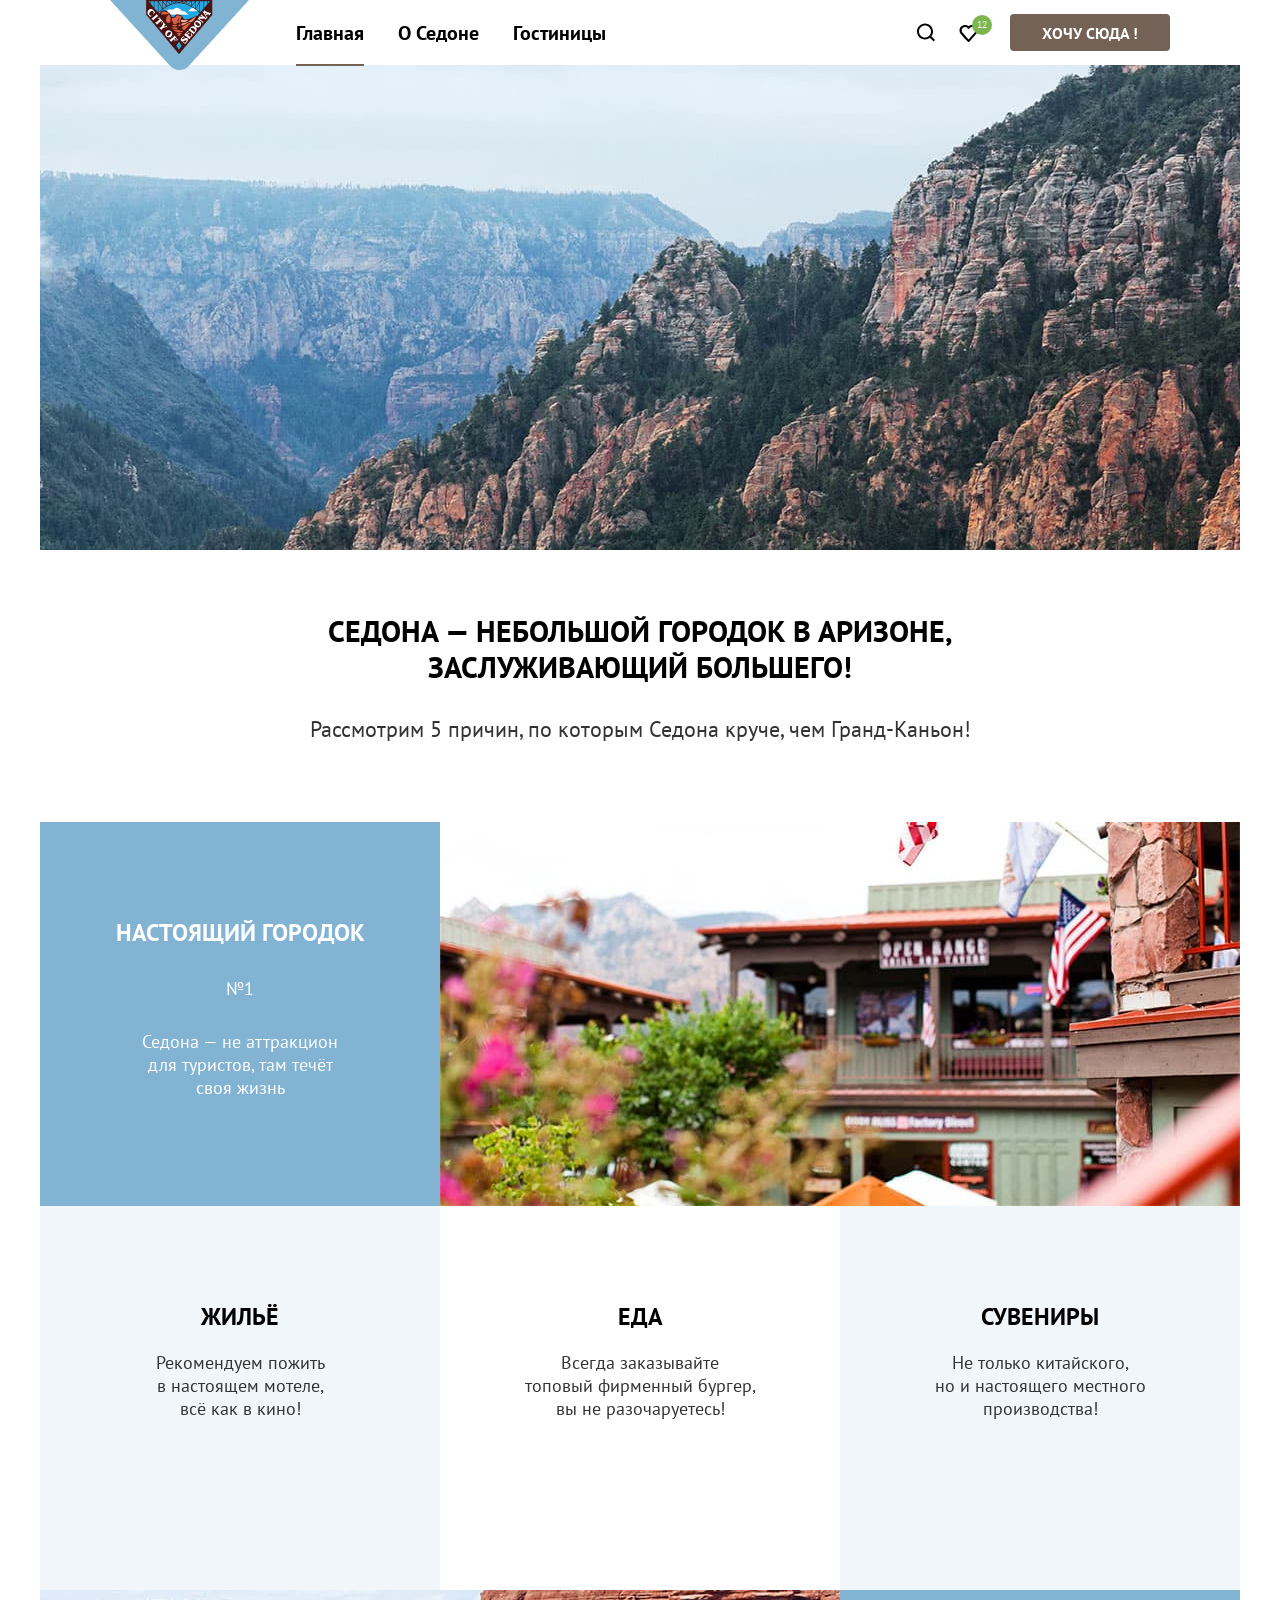
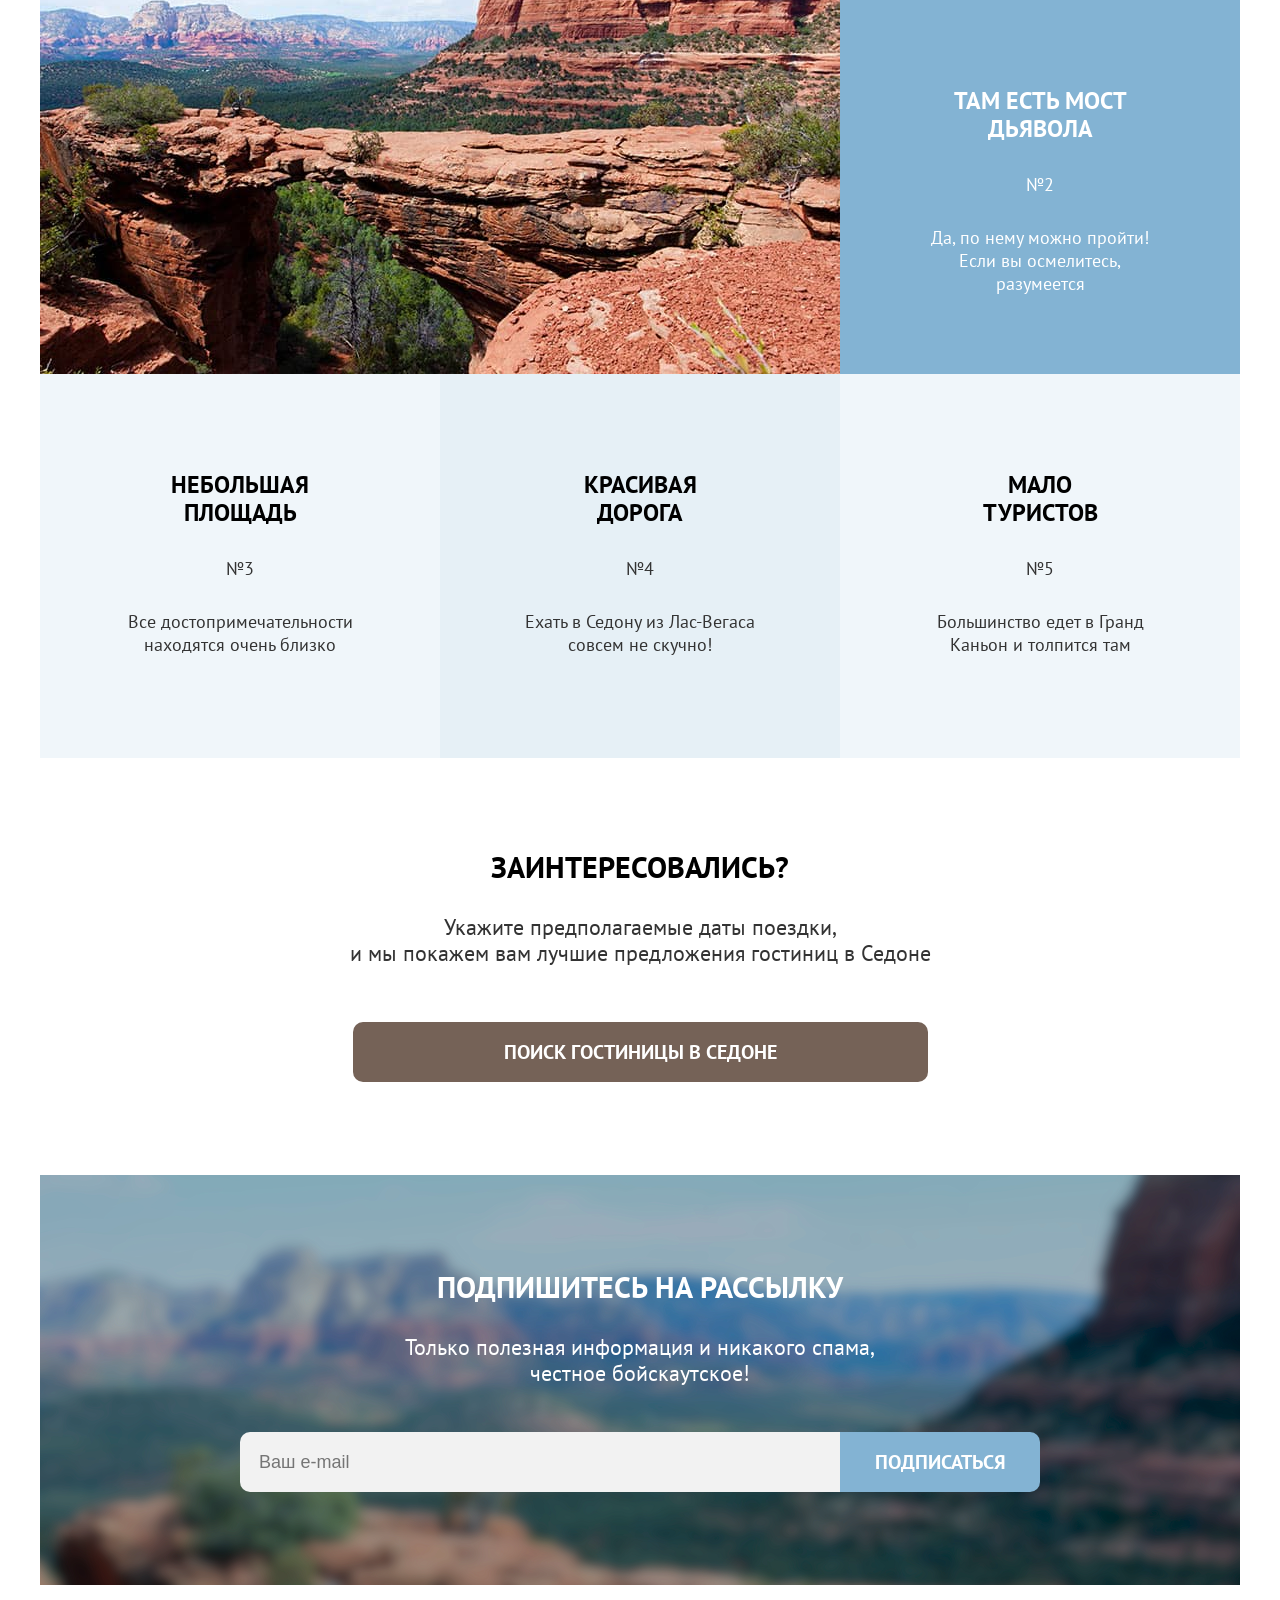
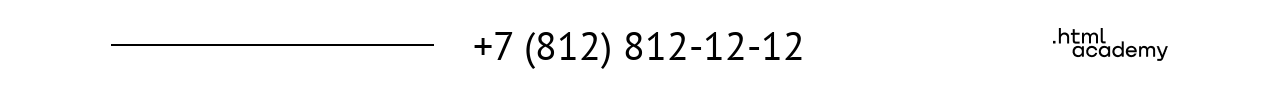
<file: index.html>
<!DOCTYPE html>
<html lang="ru">

<head>
    <meta charset="utf-8">
    <title>HTML Academy: Седона</title>
    <link rel="stylesheet" href="styles/styles.css">
</head>

<body>
    <header class="page-header">
            <a class="page-header__logo  header-logo">
                <img class="header-logo__img" src="images/logo/logo-sedona.png" width="139" height="70" alt="Эмблема города Седона">
            </a>
        <nav class="navigation page-header__navigation">
            <ul class="navigation-list">
                <li class="navigation-item">
                    <a class="navigation-item__link navigation-item__link--active">Главная</a>
                </li>
                <li class="navigation-item">
                    <a class="navigation-item__link" href="#">О Седоне</a>
                </li>
                <li class="navigation-item">
                    <a class="navigation-item__link" href="catalog.html">Гостиницы</a>
                </li>
            </ul>
        </nav>
        <!-- <div class="user-navigation-wrapper"> -->
        <ul class="user-navigation">
            <li class="user-navigation__item">
                <a class="user-navigation__link" href="#">
                  <svg class="user-navigation__icon" aria-hidden="true" focusable="false" width="20" height="19"><path d="m19.026 17.05-3.71-3.7c1.002-1.3 1.704-3 1.704-4.9 0-4.4-3.61-8-8.023-8C4.585.45.975 4.15.975 8.55c0 4.4 3.61 8 8.022 8 1.805 0 3.51-.6 4.914-1.7l3.71 3.7 1.405-1.5Zm-10.029-2.5c-3.309 0-6.017-2.7-6.017-6s2.708-6 6.017-6c3.31 0 6.017 2.7 6.017 6s-2.707 6-6.017 6Z"/></svg>

                  <span class="visually-hidden">Поиск</span></a>
            </li>
            <li class="user-navigation__item">
                <a class="user-navigation__link" href="#">
                  <svg class="user-navigation__icon" aria-hidden="true" focusable="false" width="19" height="17"><path d="M9.444 17c-.301 0-.602-.1-.802-.4-5.416-6.1-6.72-7.5-7.02-7.9C.92 7.8.519 6.6.519 5.4c0-3 2.406-5.4 5.515-5.4 1.304 0 2.507.5 3.51 1.3C10.547.5 11.851 0 13.054 0c3.008 0 5.516 2.4 5.516 5.4 0 1.3-.502 2.5-1.304 3.4l-7.02 7.9c-.2.2-.401.3-.802.3ZM3.427 7.5c.3.4 3.51 4 6.117 6.9l6.218-7c.501-.5.702-1.2.702-2 0-1.8-1.505-3.3-3.31-3.3-1.002 0-2.005.5-2.707 1.3-.301.3-.602.4-.903.4-.3 0-.602-.2-.802-.4-.702-.8-1.705-1.3-2.708-1.3-1.805 0-3.31 1.5-3.31 3.3-.1.9.302 1.6.703 2.1-.1 0-.1 0 0 0Z"/></svg>
                    <span class="visually-hidden">Избранное</span>
                    <span class="user-navigation__counter">12</span>
                </a>
            </li>
          </ul>
         <a class="button button--warm button--navigation user-navigation__button" href="#">Хочу сюда !</a>
    </header>
    <main class="page">
        <section class="page__welcome welcome">
            <h1 class="visually-hidden">Welcome to Sedona</h1>
        </section>
        <section class="page__advantages advantages ">
            <h2 class="visually-hidden">Advantages</h2>
            <div class="advantages__text-wrapper">
                <p class="page__text page__text--subhead advantages__subhead">Седона — небольшой городок в Аризоне, заслуживающий большего!</p>
                <p class="page__text">Рассмотрим 5 причин, по которым Седона круче, чем Гранд-Каньон!</p>
            </div>
            <ul class="advantages-list">
                <li class="advantages-item advantages-item--large advantages-item--large-left">
                  <div class="advantages-item__description">
                    <h3 class="advantages-item__head">Настоящий городок</h3>
                    <p class="advantages-item__range">№1</p>
                    <p class="advantages-item__text">Седона — не аттракцион <br> для туристов, там течёт <br> своя жизнь </p>
                  </div>
                    <img class="advantages-item__img" src="images/adv-city.jpg" width="800" height="384" alt="Улочки города">
                </li>
                <li class="advantages-item">
                  <div class="advantages-item__description">
                    <h3 class="advantages-item__head">Жильё</h3>
                    <p class="advantages-item__text">Рекомендуем пожить <br> в настоящем мотеле, <br> всё как в кино!</p>
                    </div>
                </li>
                <li class="advantages-item">
                  <div class="advantages-item__description">
                    <h3 class="advantages-item__head">Еда</h3>
                    <p class="advantages-item__text">Всегда заказывайте <br> топовый фирменный бургер, вы не разочаруетесь!</p>
                  </div>
                </li>
                <li class="advantages-item">
                  <div class="advantages-item__description">
                    <h3 class="advantages-item__head">Сувениры</h3>
                    <p class="advantages-item__text">Не только китайского,<br> но и настоящего местного производства!</p>
                  </div>
                </li>
                <li class="advantages-item advantages-item--large advantages-item--large-right">
                  <div class="advantages-item__description">
                    <h3 class="advantages-item__head">Там есть мост дьявола</h3>
                    <p class="advantages-item__range">№2</p>
                    <p class="advantages-item__text">Да, по нему можно пройти! Если вы осмелитесь, разумеется</p>
                  </div>
                    <img class="advantages-item__img" src="images/adv-brige.jpg" width="800" height="384" alt="вид на мост дьявола">
                </li>
                <li class="advantages-item">
                  <div class="advantages-item__description">
                    <h3 class="advantages-item__head">Небольшая площадь</h3>
                    <p class="advantages-item__range">№3</p>
                    <p class="advantages-item__text">Все достопримечательности находятся очень близко</p>
                    </div>
                </li>
                <li class="advantages-item">
                  <div class="advantages-item__description">
                    <h3 class="advantages-item__head">Красивая <br> дорога</h3>
                    <p class="advantages-item__range">№4</p>
                    <p class="advantages-item__text">Ехать в Седону из Лас-Вегаса совсем не скучно!</p>
                  </div>
                </li>
                <li class="advantages-item">
                  <div class="advantages-item__description">
                    <h3 class="advantages-item__head">Мало <br> туристов</h3>
                    <p class="advantages-item__range">№5</p>
                    <p class="advantages-item__text">Большинство едет в Гранд Каньон и толпится там</p>
                  </div>
                </li>
            </ul>
        </section>
        <section class="page__search">
            <h2 class="visually-hidden">Hotel Search</h2>
            <div class="search__text-wrapper">
                <p class="page__text page__text--subhead ">Заинтересовались?</p>
                <p class="page__text">Укажите предполагаемые даты поездки, <br> и мы покажем вам лучшие предложения гостиниц в Седоне
                </p>
            </div>
            <a class="button button--warm button--page button--hotel-search" href="#">Поиск гостиницы в Седоне</a>
        </section>
        <section class="page__subscribe subscribe subscribe--bg">
            <h2 class="visually-hidden">Subscribe</h2>
            <p class="page__text page__text--subhead">Подпишитесь на рассылку</p>
            <p class="page__text">Только полезная информация и никакого спама, <br> честное бойскаутское! </p>
            <form class="subscribe__form subscribe-form" action="https://echo.htmlacademy.ru/" method="post">
                <label class="subscribe-form__label">
                <span class="visually-hidden">Введите ваш e-mail</span>
                <input class="subscribe-form__input"  type="email" name="email" id="email-id" placeholder="Ваш e-mail">
              </label>
                <button class="button button--page subscribe-form__button" type="submit">Подписаться</button>
            </form>
        </section>
    </main>
    <footer class="footer">
        <ul class="social-list">
            <li class="social-item">
                <a class="social-link social-link__twitter" href="https://twitter.com/htmlacademy_ru"><span class="visually-hidden">Twitter</span></a>
            </li>
            <li class="social-item">
                <a class="social-link social-link__fb" href="https://www.facebook.com/htmlacademy"><span class="visually-hidden">Facebook</span></a>
            </li>
            <li class="social-item">
                <a class="social-link social-link__youtube" href="https://www.youtube.com/c/HTMLAcademyRUS"><span class="visually-hidden">Youtube</span></a>
            </li>
        </ul>
        <div class="footer-tel">
            <a class="footer-tel__link" href="tel:+78128121212">+7 (812) 812-12-12</a>
        </div>
        <div class="footer-developer">
            <a class="developer-link" href="https://htmlacademy.ru/">
                <img src="images/logo/logo-developer.png" width="115" height="34" alt="HTMLAcademy Logo">
            </a>
        </div>
    </footer>
</body>

</html>
</file>
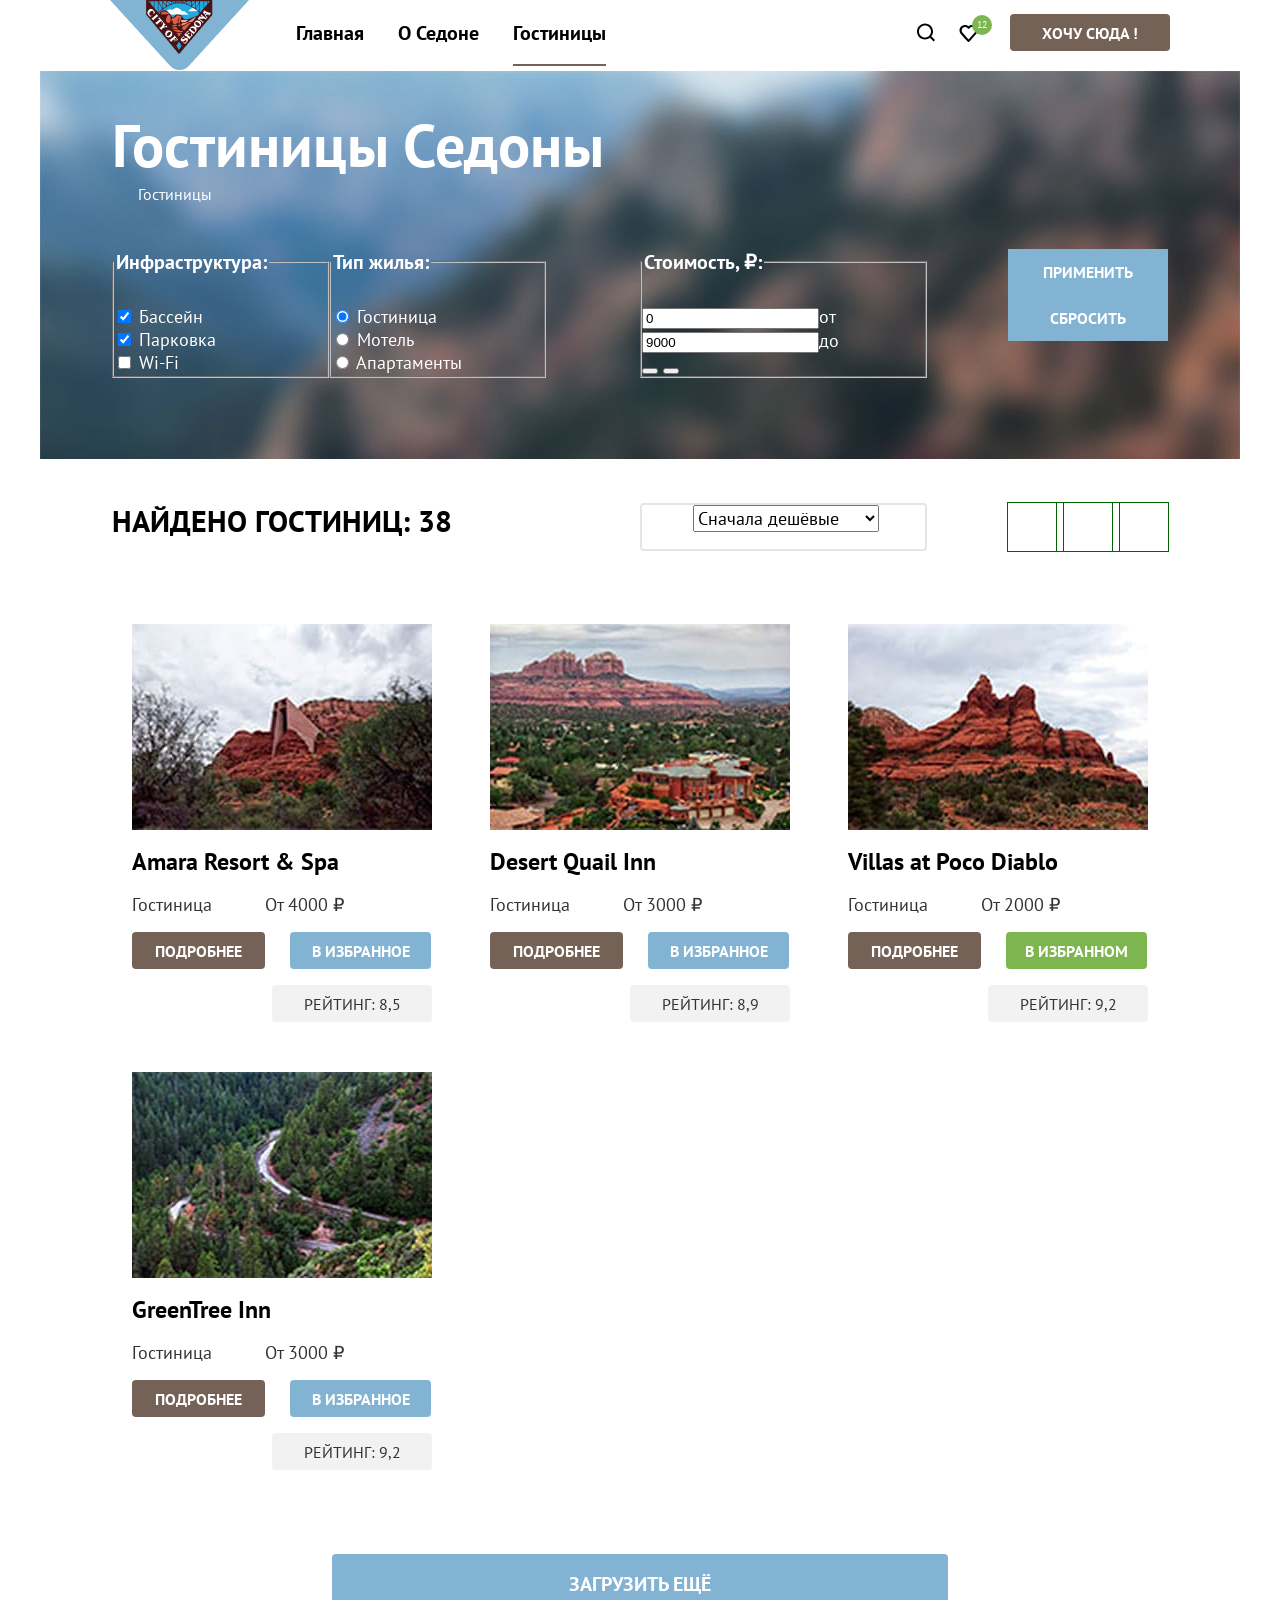
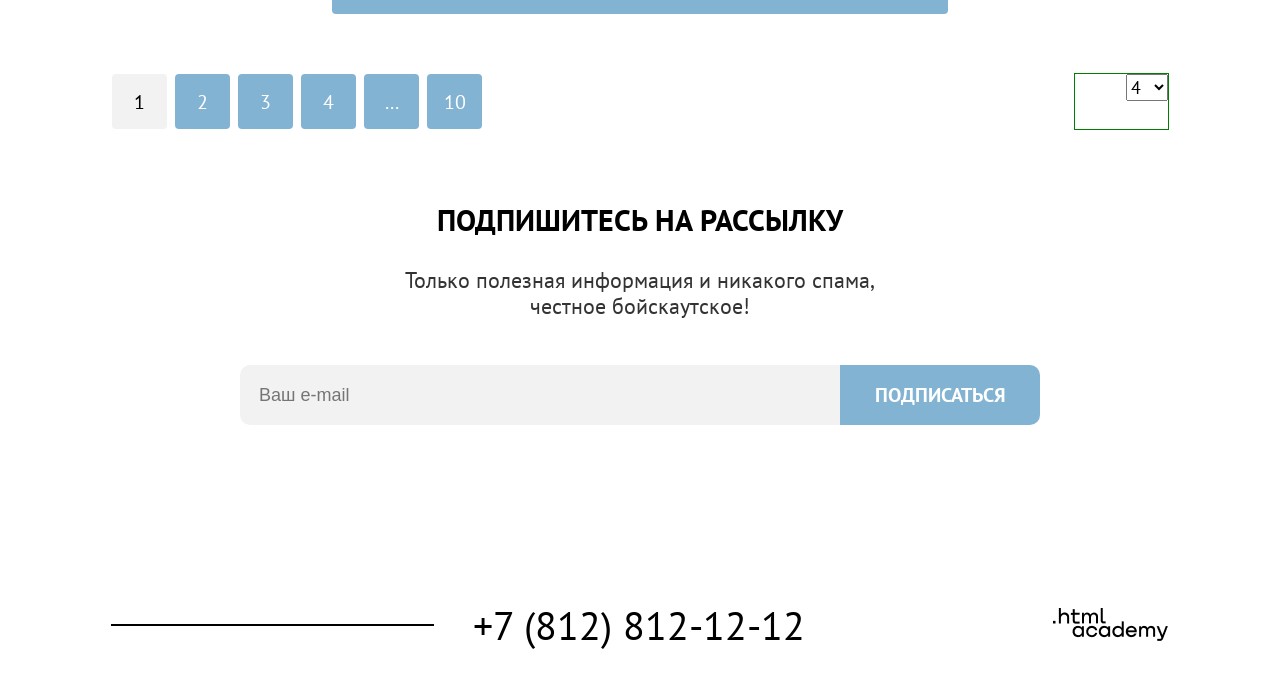
<file: catalog.html>
<!DOCTYPE html>
<html>

<head>
    <meta charset="UTF-8" />
    <title>Гостиницы в Седоне</title>
    <link rel="stylesheet" href="styles/styles.css">
</head>

<body>
  <header class="page-header">
        <a class="page-header__logo  header-logo" href="index.html">
            <img class="header-logo__img" src="images/logo/logo-sedona.png" width="139" height="70" alt="Эмблема города Седона">
        </a>
    <nav class="navigation page-header__navigation">
        <ul class="navigation-list">
            <li class="navigation-item">
                <a class="navigation-item__link" href="index.html">Главная</a>
            </li>
            <li class="navigation-item">
                <a class="navigation-item__link" href="#">О Седоне</a>
            </li>
            <li class="navigation-item">
                <a class="navigation-item__link navigation-item__link--active">Гостиницы</a>
            </li>
        </ul>
    </nav>
        <!-- <div class="user-navigation-wrapper"> -->
          <ul class="user-navigation">
            <li class="user-navigation__item">
                <a class="user-navigation__link" href="#">
                  <svg aria-hidden="true" focusable="false" width="20" height="19" fill="none"><path fill="#000" d="m19.026 17.05-3.71-3.7c1.002-1.3 1.704-3 1.704-4.9 0-4.4-3.61-8-8.023-8C4.585.45.975 4.15.975 8.55c0 4.4 3.61 8 8.022 8 1.805 0 3.51-.6 4.914-1.7l3.71 3.7 1.405-1.5Zm-10.029-2.5c-3.309 0-6.017-2.7-6.017-6s2.708-6 6.017-6c3.31 0 6.017 2.7 6.017 6s-2.707 6-6.017 6Z"/></svg>

                  <span class="visually-hidden">Поиск</span></a>
            </li>
            <li class="user-navigation__item">
                <a class="user-navigation__link" href="#">
                  <svg aria-hidden="true" focusable="false" xmlns="http://www.w3.org/2000/svg" width="19" height="17" fill="none"><path fill="#000" d="M9.444 17c-.301 0-.602-.1-.802-.4-5.416-6.1-6.72-7.5-7.02-7.9C.92 7.8.519 6.6.519 5.4c0-3 2.406-5.4 5.515-5.4 1.304 0 2.507.5 3.51 1.3C10.547.5 11.851 0 13.054 0c3.008 0 5.516 2.4 5.516 5.4 0 1.3-.502 2.5-1.304 3.4l-7.02 7.9c-.2.2-.401.3-.802.3ZM3.427 7.5c.3.4 3.51 4 6.117 6.9l6.218-7c.501-.5.702-1.2.702-2 0-1.8-1.505-3.3-3.31-3.3-1.002 0-2.005.5-2.707 1.3-.301.3-.602.4-.903.4-.3 0-.602-.2-.802-.4-.702-.8-1.705-1.3-2.708-1.3-1.805 0-3.31 1.5-3.31 3.3-.1.9.302 1.6.703 2.1-.1 0-.1 0 0 0Z"/></svg>
                    <span class="visually-hidden">Избранное</span>
                    <span class="user-navigation__counter">12</span>
                </a>
            </li>
          </ul>
         <a class="button button--warm button--navigation user-navigation__button" href="#">Хочу сюда !</a>
    </header>
    </header>
    <main class="page">
        <section class="filter-section page__filter">
            <!-- класс у враппера заменить -->
            <div class="section-wrapper">
                <h1 class="page-head">Гостиницы Седоны</h1>
                <!-- <div class="breadcrumbs"> -->
                <ul class="breadcrumbs filter-section__breadcrumbs">
                    <li class="breadcrumbs__item">
                        <a class="breadcrumbs__link breadcrumbs__link--home" href="index.html"><span class="visually-hidden">Главная</span></a>
                    </li>
                    <li class="breadcrumbs__item">
                        <a class="breadcrumbs__link breadcrumbs-link--current">Гостиницы</a>
                    </li>
                </ul>
                <!-- </div> -->

                <h2 class="visually-hidden">Выбор параметров поиска</h2>
                <form class="filter" action="https://echo.htmlacademy.ru/" method="get">
                    <fieldset class="filter__group">
                        <legend class="filter-group__title">Инфраструктура:</legend>
                        <ul class="filter-group__list">
                            <li class="filter-group__item">
                                <label class="filter-control">
                <input type="checkbox" name="pool" id="pool-id" checked>
                <span class="filter-control__mark"></span>
                <span class="filter-control__name">Бассейн</span>
              </label>
                            </li>
                            <li class="filter-group__item">
                                <label class="filter-control">
                <input type="checkbox" name="parking" id="parking-id" checked>
                <span class="filter-control__mark"></span>
                <span class="filter-control__name">Парковка</span>
              </label>
                            </li>
                            <li class="filter-group__item">
                                <label class="filter-control">
                <input type="checkbox" name="wifi" id="wifi-id">
                <span class="filter-control__mark"></span>
                <span class="filter-control__name">Wi-Fi</span>
              </label>
                            </li>
                        </ul>
                    </fieldset>
                    <fieldset class="filter__group">
                        <legend class="filter-group__title">Тип жилья:</legend>
                        <ul class="filter-group__list">
                            <li class="filter-group__item">
                                <label class="filter-control">
                <input type="radio" name="housing-type" value="hotel" checked>
                <span class="filter-control__mark"></span>
                <span class="filter-control__name">Гостиница</span>
              </label>
                            </li>
                            <li class="filter-group__item">
                                <label class="filter-control">
                <input type="radio" name="housing-type" value="motel">
                <span class="filter-control__mark"></span>
                <span class="filter-control__name">Мотель</span>
              </label>
                            </li>
                            <li class="filter-group__item">
                                <label class="filter-control">
                <input type="radio" name="housing-type" value="apartments">
                <span class="filter-control__mark"></span>
                <span class="filter-control__name">Апартаменты</span>
              </label>
                            </li>
                        </ul>
                    </fieldset>
                    <fieldset class="filter__group filter__group--price">
                        <legend class="filter-group__title">Стоимость, ₽: </legend>
                        <div class="filter_price-wrapper">
                            <label class="filter-control filter-control--price">
            <input class="filter-control__input" type="text" name="min-price" id="minprice-id" value="0">от
          </label>
                            <label class="filter-control filter-control--price">
            <input class="filter-control__input" type="text" name="max-price" id="maxprice-id" value="9000">до
          </label>
                        </div>
                        <button class="filter-control__range-toggle min-toggle" type="button">
            <span class="visually-hidden">изменить минимальную цену</span>
          </button>
                        <button class="filter-control__range-toggle max-toggle" type="button">
            <span class="visually-hidden">изменить максимальную цену</span>
          </button>
                    </fieldset>
                    <div class="filter__controls">
                        <button class="button filter__button filter__button--submit" type="submit">Применить</button>
                        <button class="button filter__button filter__button--reset" type="reset">Сбросить</button>
                    </div>
                </form>
            </div>
        </section>

        <section class="page__search-result search-result">
            <div class="section-wrapper">
                <h2 class="visually-hidden">Результаты поиска</h2>

<!-- search-result__control не решил - флекс или грид. решить на следующем прогоне -->
                <div class="search-result__control">
                    <p class="page__text page__text--subhead page__text--search-result">Найдено гостиниц: <span>38</span></p>
                    <form class="sorting-form">
                        <label class="visually-hidden" for="sort">Сортировка</label>
                <select class="sorting-control" id="sort" name="sort">
          <option value="cheap" selected >Сначала дешёвые</option>
          <option value="popular">Сначала дорогие</option>
          <option value="expensive">По количеству звезд</option>
          <option value="popular">По рейтингу</option>
        </select>

                        <button class="visually-hidden" type="submit">Сортировать</button>
                    </form>
                        <ul class="view-toggler">
                            <li class="view-toggler__item">
                                <a class="view-toggler__link" href="#"><span class="visually-hidden">Показать в виде карточек</span></a>
                            </li>
                            <li class="view-toggler__item">
                                <a class="view-toggler__link" href="#"><span class="visually-hidden">Показать в виде слайда</span></a>
                            </li>
                            <li class="view-toggler__item">
                                <a class="view-toggler__link" href="#"><span class="visually-hidden">Показать в виде списка</span></a>
                            </li>
                        </ul>
                </div>
                <section class="search-result__hotel-list hotel-list">
                    <div class="hotel-card">
                        <h3 class="hotel-card__title">
                          <a href="#">Amara Resort & Spa</a>
                        </h3>
                        <a class="hotel-card__link" href="#">
                            <img class="hotel-card__img" src="images/arma.jpg" width="300" height="206" alt="вид из окна гостиницы">
                        </a>
                        <div class="hotel-card__details">
                            <p class="hotel-card__text hotel-card__type">Гостиница</p>
                            <p class="hotel-card__text hotel-card__price">От 4000 ₽</p>
                        </div>
                        <div class="hotel-card__control">
                            <a class="button button--hotel-card-details button--warm " href="#">Подробнее</a>
                            <a class="button button--hotel-card-favorite" href="#">В избранное</a>
                        </div>
                        <div class="hotel-card__rate">
                            <div class="hotel-card__stars">
                                <p class="visually-hidden">4 звезды</p>
                            </div>
                            <div class="hotel-card__rate-value">
                                <p>Рейтинг: <span>8,5</span></p>
                            </div>
                        </div>
                    </div>
                    <div class="hotel-card">

                        <h3 class="hotel-card__title">
                          <a href="#">Desert Quail Inn</a>
                        </h3>
                        <a class="hotel-card__link" href="#">
                            <img class="hotel-card__img" src="images/desert.jpg" width="300" height="206" alt="вид из окна гостиницы">
                        </a>
                        <div class="hotel-card__details">
                            <p class="hotel-card__text hotel-card__type">Гостиница</p>
                            <p class="hotel-card__text hotel-card__price">От 3000 ₽</p>
                        </div>
                        <div class="hotel-card__control">
                            <a class="button button--hotel-card-details button--warm" href="#">Подробнее</a>
                            <a class="button button--hotel-card-favorite" href="#">В избранное</a>
                        </div>
                        <div class="hotel-card__rate">
                            <div class="hotel-card__stars">
                                <p class="visually-hidden">4 звезды</p>
                            </div>
                            <div class="hotel-card__rate-value">
                                <p>Рейтинг: <span>8,9</span></p>
                            </div>
                        </div>
                    </div>
                    <div class="hotel-card">

                        <h3 class="hotel-card__title">
                          <a href="#">Villas at Poco Diablo</a></h3>
                        <a class="hotel-card__link" href="#">
                            <img class="hotel-card__img" src="images/villas.jpg" width="300" height="206" alt="вид из окна гостиницы">
                        </a>
                        <div class="hotel-card__details">
                            <p class="hotel-card__text hotel-card__type">Гостиница</p>
                            <p class="hotel-card__text hotel-card__price">От 2000 ₽</p>
                        </div>
                        <div class="hotel-card__control">
                            <a class="button button--hotel-card-details button--warm " href="#">Подробнее</a>
                            <a class="button button--hotel-card-favorite button--accepted" href="#">В избранном</a>
                        </div>
                        <div class="hotel-card__rate">
                            <div class="hotel-card__stars">
                                <p class="visually-hidden">4 звезды</p>
                            </div>
                            <div class="hotel-card__rate-value">
                                <p>Рейтинг: <span>9,2</span></p>
                            </div>
                        </div>
                    </div>
                    <div class="hotel-card">

                        <h3 class="hotel-card__title">
                          <a href="#">GreenTree Inn</a>
                        </h3>
                        <a class="hotel-card__link" href="#">
                            <img class="hotel-card__img" src="images/green.jpg" width="300" height="206" alt="вид из окна гостиницы">
                        </a>
                        <div class="hotel-card__details">
                            <p class="hotel-card__text hotel-card__type">Гостиница</p>
                            <p class="hotel-card__text hotel-card__price">От 3000 ₽</p>
                        </div>
                        <div class="hotel-card__control">
                            <a class="button button--hotel-card-details button--warm " href="#">Подробнее</a>
                            <a class="button button--hotel-card-favorite" href="#">В избранное</a>
                        </div>
                        <div class="hotel-card__rate">
                            <div class="hotel-card__stars">
                                <p class="visually-hidden">4 звезды</p>
                            </div>
                            <div class="hotel-card__rate-value">
                                <p>Рейтинг: <span>9,2</span></p>
                            </div>
                        </div>
                    </div>
                </section>
                 <div class="search-result__load">
                   <button class="button button--load-result button--page" type="button">Загрузить ещё</button>
                </div>
                <div class="pagination-wrapper">
                    <!-- <div class="pagination"> -->
                    <ul class="pagination">
                        <li class="pagination__item pagination__item--current">
                            <a class="pagination__link">1</a>
                        </li>
                        <li class="pagination__item">
                            <a class="pagination__link" href="#">2</a>
                        </li>
                        <li class="pagination__item">
                            <a class="pagination__link" href="#">3</a>
                        </li>
                        <li class="pagination__item">
                            <a class="pagination__link" href="#">4</a>
                        </li>
                        <li class="pagination__item">
                            <a class="pagination__link" href="#">...</a>
                        </li>
                        <li class="pagination__item">
                            <a class="pagination__link" href="#">10</a>
                        </li>
                    </ul>
                    <!-- </div> -->
                    <div class="pagination-control">
                        <form class="pagination-form">
                            <label class="visually-hidden" for="page-quantity">Гостиниц на странице</label>
                            <select class="sorting-control" id="page-quantity" name="page-quantity">
                        <option value="4">4</option>
                        <option value="12">12</option>
                        <option value="24">24</option>
                        <option value="48">48</option>
                    </select>

                            <button class="visually-hidden" type="submit">Показать</button>
                        </form>
                    </div>
                </div>
            </div>
        </section>

        <!-- подписку - как на основной странице, без враппера -->
        <section class="page__subscribe subscribe page__subscribe--inner">
            <!-- класс у враппера -->
            <!-- <div class="section__wrapper"> -->
                <h2 class="visually-hidden">Subscribe</h2>
                <p class="page__text page__text--subhead">Подпишитесь на рассылку</p>
                <p class="page__text">Только полезная информация и никакого спама, <br> честное бойскаутское! </p>
                <form class="subscribe__form subscribe-form" action="https://echo.htmlacademy.ru/" method="post">
                    <label class="subscribe-form__label">
                    <span class="visually-hidden">Введите ваш e-mail</span>
                    <input class="subscribe-form__input"  type="email" name="email" id="email-id" placeholder="Ваш e-mail">
                  </label>
                    <button class="button button--page subscribe-form__button" type="submit">Подписаться</button>
                </form>
            <!-- </div> -->
        </section>

    </main>
    <footer class="footer">
        <ul class="social-list">
            <li class="social-item">
                <a class="social-link social-link__twitter" href="https://twitter.com/htmlacademy_ru"><span class="visually-hidden">Twitter</span></a>
            </li>
            <li class="social-item">
                <a class="social-link social-link__fb" href="https://www.facebook.com/htmlacademy"><span class="visually-hidden">Facebook</span></a>
            </li>
            <li class="social-item">
                <a class="social-link social-link__youtube" href="https://www.youtube.com/c/HTMLAcademyRUS"><span class="visually-hidden">Youtube</span></a>
            </li>
        </ul>
        <div class="footer-tel">
            <a class="footer-tel__link" href="tel:+78128121212">+7 (812) 812-12-12</a>
        </div>
        <div class="footer-developer">
            <a class="developer-link" href="https://htmlacademy.ru/">
                <img src="images/logo/logo-developer.png" width="115" height="34" alt="HTMLAcademy Logo">
            </a>
        </div>
    </footer>
</body>

</html>
</file>
<file: styles/styles.css>
@font-face {
  font-family: "PT Sans";
  font-weight: 400;
  font-style: normal;
  font-display: swap;
  src: url("../fonts/ptsans-400.woff2") format("woff2");
}

@font-face {
  font-family: "PT Sans";
  font-weight: 700;
  font-style: normal;
  font-display: swap;
  src: url("../fonts/ptsans-700.woff2") format("woff2");
}

* {
  box-sizing: border-box;
}

* ul {
  margin: 0;
  padding: 0;
  list-style: none;
}

* p {
  margin: 0;
}

* a {
  color: inherit;
  text-decoration: none;
  /* cursor: pointer; */
}

* img {
  display: block;
  max-width: 100%;
  height: auto;
}

.visually-hidden {
  position: absolute;
  width: 1px;
  height: 1px;
  margin: -1px;
  padding: 0;
  border: 0;
  clip: rect(0 0 0 0);
  overflow: hidden;
}

/* общие селекторы */

html {
  height: 100%;
}

body {
  display: grid;
  grid-template-rows: auto 1fr auto;
  margin: 0 auto;
  width: 1200px;
  min-height: 100vh;
  font-family: "PT Sans", "Arial", sans-serif;
  font-weight: 400;
  font-size: 18px;
  color: #333333;
}

/* компоненты*/

/* для флексов, которые переполняются и возможно несколько строк - добавь gap для строк - на случай переполнения */
/* посмотреть в барбершопе как форма сортировки сделана */

/* button */

/* всем кнопкам добавить паддинги. см статью про краш-тест вёрстки */

.button {
  display: flex;
  justify-content: center;
  align-items: center;
  padding: 13px;
  font-weight: 700;
  font-size: 16px;
  font-family: inherit;
  line-height: 20px;
  background-color: #83b3d3;
  color: #ffffff;
  text-transform: uppercase;
  border: none;
}

.button--warm {
  background-color: #756257;
}

.button--accepted {
  background-color: #7db54f;
}

.button--navigation {
  width: 160px;
  height: 37px;
  border-radius: 4px;
}

.button--page {
  font-size: 20px;
  height: 60px;
}

.button--hotel-search {
  width: 575px;
  margin-right: auto;
  margin-left: auto;
  border-radius: 10px;
}

.button--hotel-card-details {
  width: 133px;
  height: 37px;
  border-radius: 4px;
}

.button--hotel-card-favorite {
  width: 141px;
  height: 37px;
  border-radius: 4px;
}

.button--load-result {
  width: 616px;
  margin-left: auto;
  margin-right: auto;
  border-radius: 4px;
}

/* Header */

.page-header {
  /* display: flex; */
  display: grid;
  grid-template-columns: max-content minmax(355px, max-content) minmax(max-content, 1fr) max-content;
  gap: 20px;
  width: 1060px;
  min-height: 65px;
  margin: 0 auto;
  z-index: 1;
  /* align-items: center; */
}
/*
.page-header__logo {
  margin-right: 30px;
  min-height: 70px;
} */

/* .header-logo {
  min-width: 139px;
  min-height: 100%;
  position: relative;
  z-index: 1;
  margin-bottom: -10px;
} */

.header-logo {
  /* margin-bottom: -5px; */
  display: block;
  min-width: 139px;
  height: 100%;
}

.header-logo__img {
  display: block;
}

/* .page-header__navigation-wrapper {
  display: flex;
  align-items: center;
  align-self: flex-start;
  min-height: 65px;*/
/* margin-bottom: 10px;
} */

.page-header__navigation {
  /* margin-right: 42px; */
  margin-left: 10px;
}

.navigation-list {
  display: flex;
  flex-wrap: wrap;
  padding-bottom: 5px;
}

.navigation-item__link {
  position: relative;
  display: block;
  padding: 20px 17px;
  font-weight: 700;
  font-size: 20px;
  line-height: 26px;
  color: #000000;
}

.navigation-item__link:hover {
  color: #756257;
}

.navigation-item__link:focus {
  outline: 2px solid #83b3d3;
}

.navigation-item__link:active {
  color: #756257;
  opacity: 0.3;
  outline: none;
}

.navigation-item__link--active::before {
  position: absolute;
  right: 17px;
  bottom: 0;
  left: 17px;
  height: 2px;
  background-color: #756257;
  content: "";
}

/* .user-navigation-wrapper {
  display: flex;
  gap: 20px;
  align-self: flex-start;
  align-items: center;
  margin-left: auto;
  min-width: 344px;
  max-width: 460px;
  padding-top: 17px;
  padding-bottom: 16px;
} */

.user-navigation {
  /* align-self: flex-start; */
  display: flex;
  flex-wrap: wrap;
  /* justify-content: flex-end; */
  align-items: center;
  margin-left: auto;
  max-width: 320px;
}

/* .page-header__user-navigation {
  margin-left: auto;
} */

.user-navigation__item:nth-child(1) {
  margin-left: auto;
}

.user-navigation__link {
  position: relative;
  display: block;
  padding: 21px 12px 22px 11px;
}

.user-navigation__link:hover .user-navigation__icon {
  fill: #756257;
}

.user-navigation__link:active .user-navigation__icon {
  fill: #756257;
  opacity: 0.3;
}

.user-navigation__link:active .user-navigation__counter {
  color: rgba(255, 255, 255, 0.3);
}

.user-navigation__counter{
  position: absolute;
  display: flex;
  align-items: center;
  justify-content: center;
  width: 20px;
  height: 20px;
  top: 12px;
  left: 24px;
  border-radius: 50%;
  background-color: #7db550;
  font-size: 10px;
  color: #ffffff;
}

.user-navigation__button {
  margin-top: 14px;
  /* justify-self: center; */
  /* margin-left: 20px; */
  /* align-self: center; */
  /* margin-bottom: 3px; */
}

.user-navigation__button:hover {
  background-color: #615048;
}

.user-navigation__button:focus {
  background-color: #615048;
  outline: 3px solid #83b3d3;
}

.user-navigation__button:active {
  background-color: #615048;
  outline: none;
  color: rgba(255, 255, 255, 0.3);
}


/* Section */

.section-wrapper {
  width: 1056px;
  margin: 0 auto;
}

/* Text */

.page-head {
  margin: 0;
  font-weight: 700;
  font-size: 60px;
}

.page__text {
  max-width: 720px;
  margin-left: auto;
  margin-bottom: 10px;
  margin-right: auto;
  font-size: 22px;
  line-height: 26px;
  text-align: center;
}

.page__text--subhead {
  margin-bottom: 29px;
  font-weight: 700;
  font-size: 30px;
  line-height: 36px;
  text-transform: uppercase;
  color: #000000;
}

.page__text--search-result {
  text-align: left;
  margin-left: 0;
  margin-bottom: 0;
}

/* Footer */

.footer {
  display: flex;
  align-items: center;
  width: 1056px;
  margin: 0 auto;
  padding: 40px 0;
}

.footer-tel__link {
  font-size: 40px;
  line-height: 40px;
  color: #000000;
}

.social-list {
  display: flex;
  margin-right: auto;
}

.social-link {
  display: flex;
  flex-wrap: wrap;
  align-items: center;
  justify-content: center;
  min-width: 107px;
  outline: solid 1px black;
}

.footer-developer {
  margin-left: 248px;
}

.developer-link {
  display: block;
  height: 100%;
}

/* Breadcrumbs */

.breadcrumbs {
  display: flex;
  flex-wrap: wrap;
  column-gap: 26px;
}

/* .breadcrumbs__item {
  margin-right: 26px;
} */

.breadcrumbs__link {
  display: block;
  font-size: 16px;
}

/* Карточка гостиницы*/

.hotel-card {
  display: flex;
  flex-direction: column;
  row-gap: 16px;
  width: 340px;
  padding: 20px;
}

.hotel-card__title {
  margin: 0;
  font-weight: 700;
  font-size: 24px;
  color: #000000;
}

.hotel-card__link {
  order: -1;
}

.hotel-card__details {
  display: flex;
}

.hotel-card__control {
  display: flex;
  column-gap: 25px;
}

.hotel-card__type {
  width: 133px;
}

.hotel-card__price {
  width: 141px;
}

.hotel-card__rate {
  display: flex;
  column-gap: 7px;
  justify-content: space-between;
  min-height: 37px;
}

.hotel-card__rate-value {
  display: flex;
  align-items: center;
  justify-content: center;
  width: 160px;
  background-color: #f2f2f2;
  font-size: 16px;
  text-transform: uppercase;
  border-radius: 4px;
}

/*Главная */

.welcome {
  min-height: 485px;
  background-image: url("../images/welcome-bg.jpg");
  background-repeat: no-repeat;
}

.page__welcome {
  margin-top: -6px;
  margin-bottom: 63px;
}

.page__advantages {
  margin-bottom: 91px;
}

.advantages__text-wrapper {
  margin-bottom: 80px;
}

.advantages__subhead {
  margin-bottom: 31px;
}

.advantages-list {
  display: grid;
  grid-template-columns: 400px 400px 400px;
}

.advantages-item {
  min-height: 384px;
}

.advantages-item:nth-child(even) {
  background-color: rgba(131, 179, 211, 0.12);
}

.advantages-item:nth-child(8n + 7) {
  background-color: rgba(131, 179, 211, 0.2);
}

.advantages-item--large {
  grid-column: 1 / -1;
  display: grid;
  grid-template-columns: 400px 400px 400px;
  background-color: #83b3d3;
  color: #ffffff;
}

.advantages-item__description {
  display: flex;
  flex-direction: column;
  align-items: center;
  padding: 89px 75px 79px;
}

.advantages-item__head {
  margin: 0;
  margin-bottom: 20px;
  padding-top: 8px;
  font-weight: 700;
  font-size: 24px;
  line-height: 28px;
  text-align: center;
  text-transform: uppercase;
  color: #000000;
}

.advantages-item--large .advantages-item__head {
  color: #ffffff;
}

.advantages-item__range {
  margin-bottom: 30px;
  padding-top: 10px;
}

.advantages-item__text {
  text-align: center;
}

.advantages-item__img {
  grid-column: span 2;
}

.advantages-item--large-right .advantages-item__img {
  order: -1;
}

.page__search {
  margin-bottom: 93px;
}

.search__text-wrapper {
  margin-bottom: 56px;
}

.subscribe--bg {
  margin-bottom: 0;
  padding-top: 94px;
  padding-bottom: 93px;
  background-color: #83b3d3;
  background-image: url("../images/subscribe-bg.png");
  background-repeat: no-repeat;
  color: #ffffff;
}

.subscribe--bg .page__text--subhead {
  color: #ffffff;
}

.subscribe__form {
  margin-top: 46px;
}
.subscribe-form {
  display: flex;
  width: 800px;
  margin-right: auto;
  margin-left: auto;
}

.subscribe-form__input {
  width: 600px;
  height: 100%;
  padding-left: 19px;
  padding-right: 22px;
  font-size: 18px;
  background-color: #f2f2f2;
  border-radius: 10px 0 0 10px;
  border: none;
}

.subscribe-form__button {
  width: 600px;
  border-radius: 0 10px 10px 0;
}

/* страница каталога */

.page__filter {
  margin-bottom: 44px;
}

.filter-section {
  padding-top: 35px;
  padding-bottom: 81px;
  background-color: #83b3d3;
  background-image: url("../images/catalog-bg.png");
  background-repeat: no-repeat;
  color: #ffffff;
}

.filter-section__breadcrumbs {
  margin-bottom: 45px;
}

.filter {
  display: flex;
}

.filter__group {
  width: 217px;
  margin: 0;
  padding: 0;
}

.filter-group__title {
  margin-bottom: 30px;
  font-weight: 700;
  font-size: 20px;
}

.filter__group--price {
  width: 287px;
  margin-left: auto;
}

/* .filter_price-wrapper {
  display: flex;
}

.filter-control--price {
  width: 143px;
  padding: 14px 13px 11px 19px;
  background-color: #ffffff;
  color: #000000;
}

.filter-control__input {
  /* display: block; */
/* width: 90px;

  border: none;
} */

.filter__controls {
  display: flex;
  flex-direction: column;
  min-width: 160px;
  margin-left: 81px;
}

.page__search-result {
  margin-bottom: 73px;
}

.search-result__control {
  display: flex;
  column-gap: 81px;
  margin-bottom: 53px;
}

.search-result__hotel-list {
  margin-bottom: 34px;
}

.search-result__load {
  padding: 30px 0;
  margin-bottom: 30px;
}

.sorting-form {
  width: 287px;
  height: 48px;
  border: solid 2px #e5e5e5;
  border-radius: 4px;
  /* outline: 1px solid darkgreen; */
}

.sorting-control {
  font-family: inherit;
  font-size: 18px;
}

.view-toggler {
  /* макс ширина??? переполнение??? */
  display: flex;
  flex-wrap: wrap;
  column-gap: 8px;
  row-gap: 8px;
  outline: 1px solid darkgreen;
}

.view-toggler__item {
  width: 48px;
  height: 48px;
  outline: 1px solid darkgreen;
}

.view-toggler__link {
  display: block;
  width: 100%;
  height: 100%;
  padding: 16px;
}

.hotel-list {
  display: grid;
  grid-template-columns: 1fr 1fr 1fr;
  column-gap: 18px;
  row-gap: 10px;
}

.pagination-wrapper {
  display: flex;
}

.pagination {
  display: flex;
  flex-wrap: wrap;
  column-gap: 8px;
  row-gap: 8px;
  max-width: 528px;
}

.pagination__item {
  min-width: 55px;
  height: 55px;
  background-color: #83b3d3;
  color: #ffffff;
  font-size: 20px;
  border-radius: 4px;
}

.pagination__item--current {
  background-color: #f2f2f2;
  color: #000000;
}

.pagination__link {
  display: flex;
  align-items: center;
  justify-content: center;
  width: 100%;
  height: 100%;
  padding: 10px;
}

.pagination-control {
  margin-left: auto;
  outline: solid 1px green;
}

.sorting-control {
  margin-left: 51px;
}

.page__subscribe--inner {
  margin-bottom: 140px;
}
</file>
